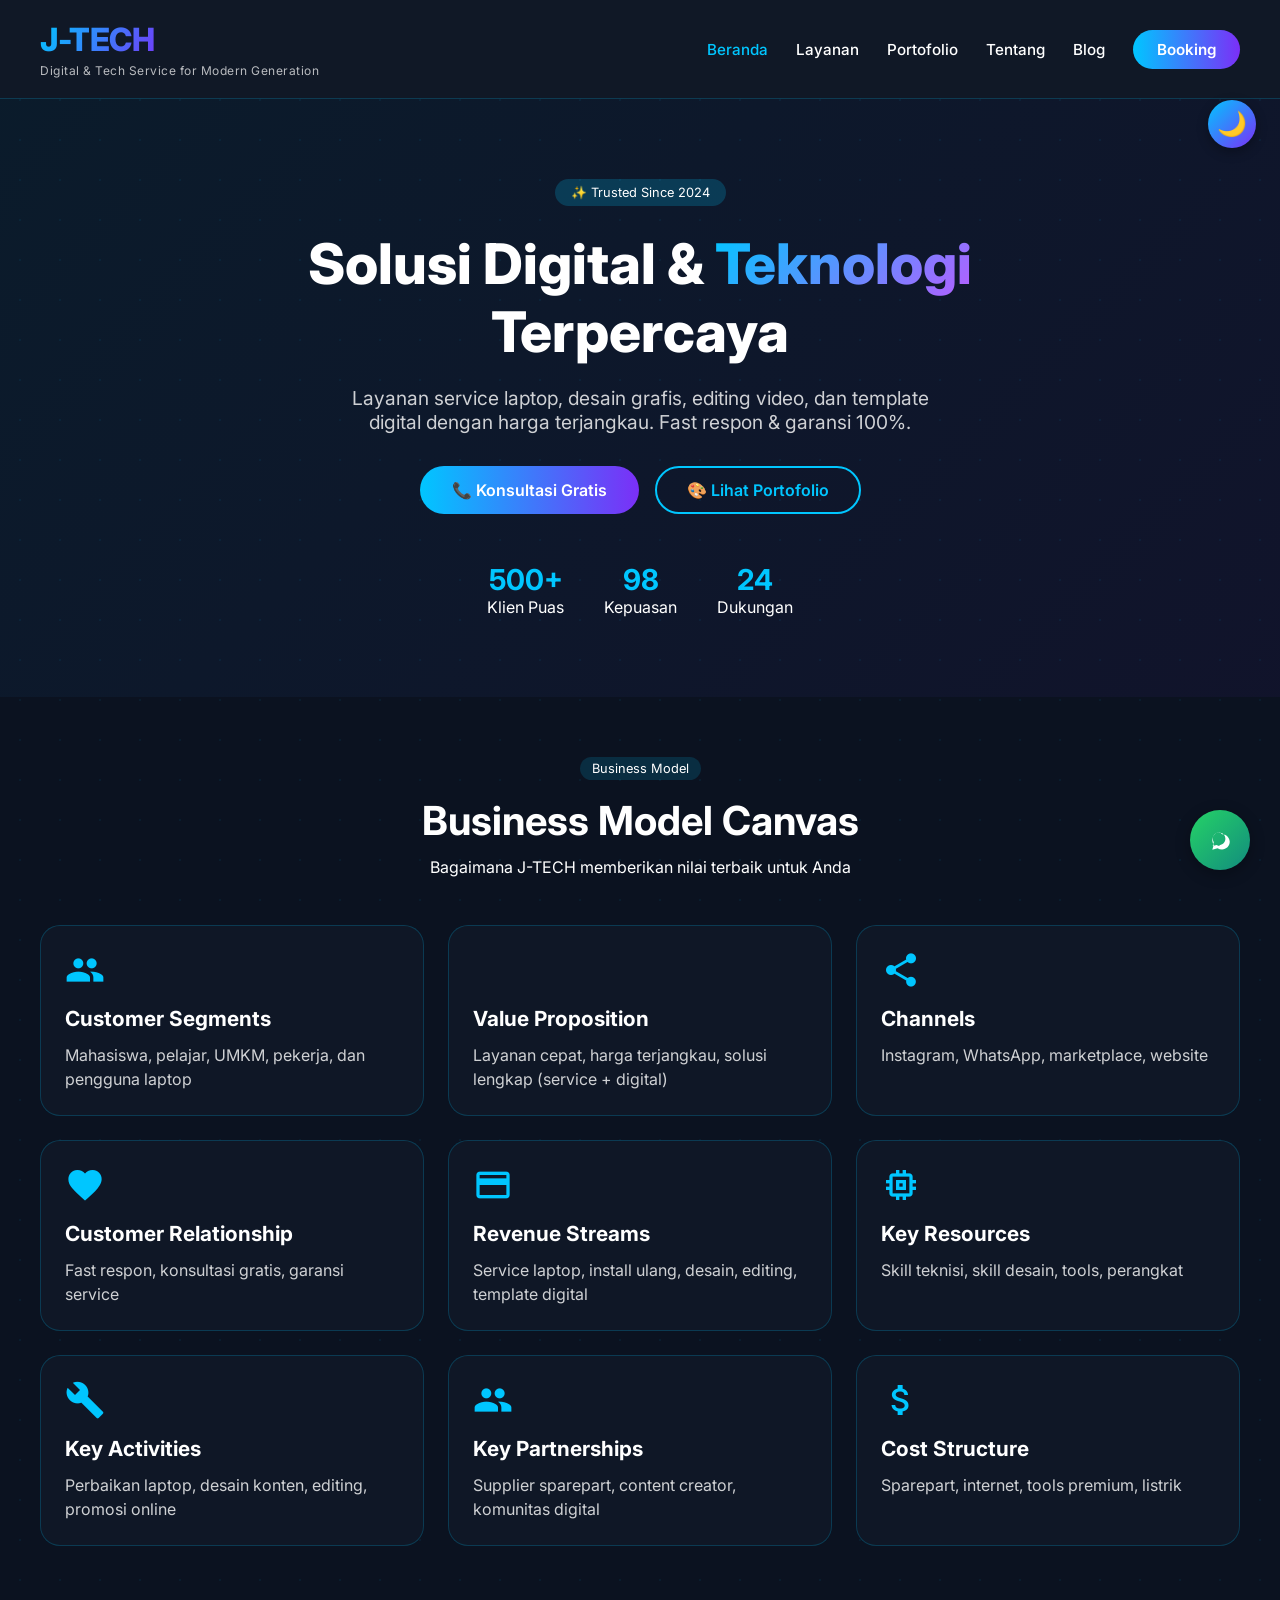
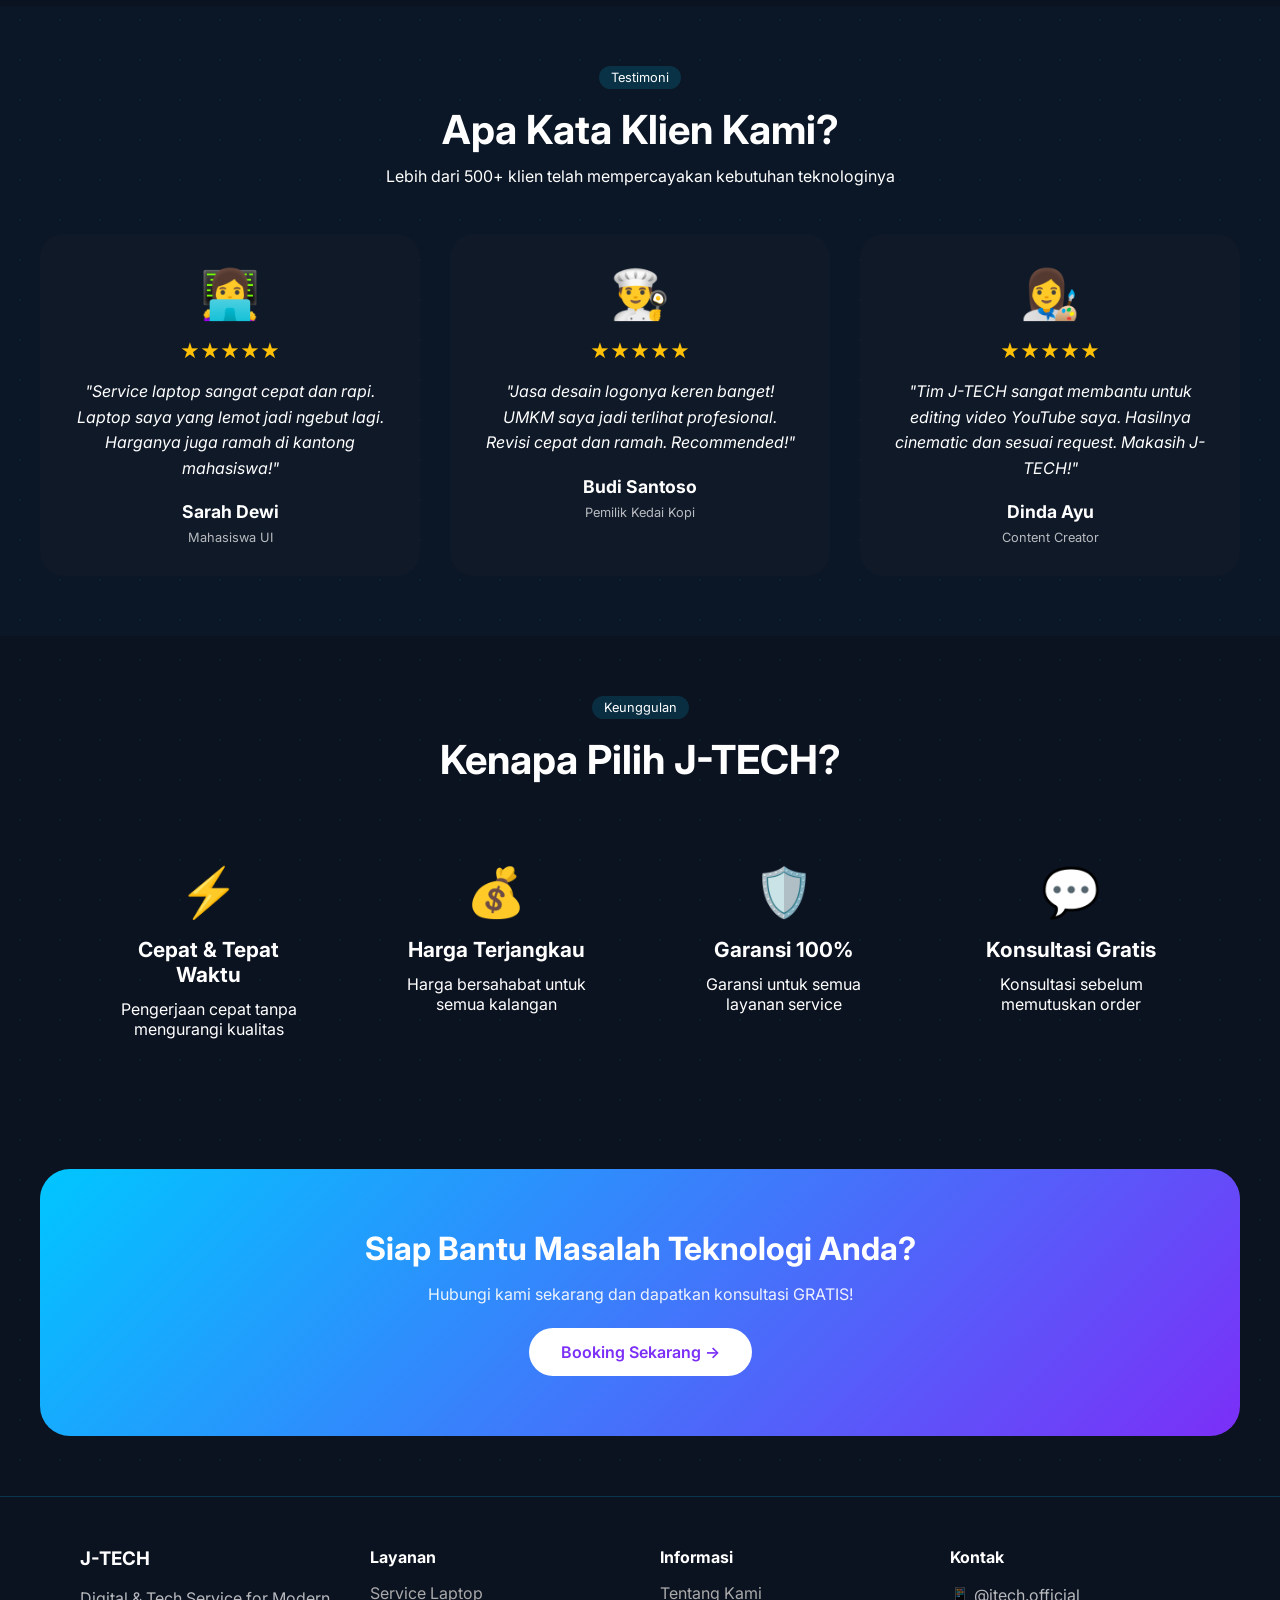
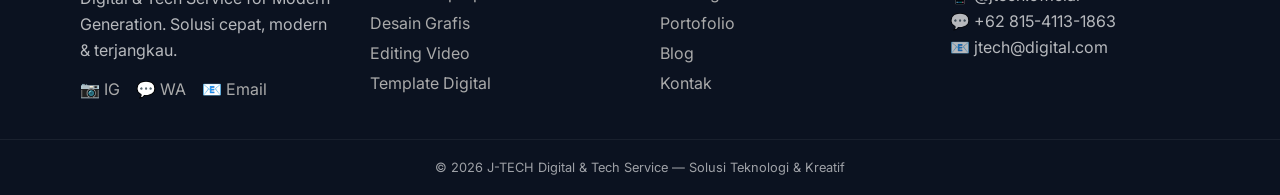
<file: index.html>
<!DOCTYPE html>
<html lang="id">
<head>
    <meta charset="UTF-8">
    <meta name="viewport" content="width=device-width, initial-scale=1.0">
    <title>J-TECH | Digital & Tech Service - Solusi IT & Kreatif</title>
    <meta name="description" content="J-TECH menyediakan service laptop, desain grafis, editing video, dan template digital. Harga terjangkau, garansi, dan fast respon.">
    <meta name="keywords" content="service laptop, desain grafis, editing video, jasa IT, teknisi laptop, template digital">
    <meta name="author" content="J-TECH">
    <meta property="og:title" content="J-TECH | Digital & Tech Service">
    <meta property="og:description" content="Solusi cepat dan modern untuk kebutuhan digital Anda. Service laptop, desain, editing, dan template digital.">
    <meta property="og:type" content="website">
    <link rel="icon" type="image/png" href="data:image/svg+xml,<svg xmlns='http://www.w3.org/2000/svg' viewBox='0 0 100 100'><text y='.9em' font-size='90'>💻</text></svg>">
    <link rel="stylesheet" href="style.css">
    <link href="https://fonts.googleapis.com/icon?family=Material+Icons" rel="stylesheet">
</head>
<body>

<button class="toggle-btn" id="darkModeToggle" aria-label="Toggle Dark/Light Mode">🌙</button>

<!-- Floating WhatsApp -->
<a href="https://wa.me/6281541131863?text=Halo%20J-TECH%2C%20saya%20ingin%20konsultasi" class="floating-wa" target="_blank" rel="noopener">
    <img src="data:image/svg+xml,%3Csvg xmlns='http://www.w3.org/2000/svg' viewBox='0 0 24 24' fill='white'%3E%3Cpath d='M12.031 6.172c-3.181 0-5.767 2.586-5.768 5.766-.001 1.298.38 2.514 1.06 3.584l-1.084 3.768 3.884-1.046c1.052.583 2.23.891 3.418.892 3.18 0 5.766-2.586 5.766-5.766 0-3.18-2.586-5.767-5.766-5.767zm0 10.332c-.921 0-1.82-.25-2.599-.714l-2.867.772.77-2.793c-.497-.794-.763-1.698-.762-2.617 0-2.611 2.124-4.735 4.735-4.735s4.735 2.124 4.735 4.735c-.001 2.61-2.125 4.735-4.736 4.735z'/%3E%3C/svg%3E" alt="WhatsApp">
    <span>Chat Now</span>
</a>

<!-- HEADER -->
<header class="main-header">
    <div class="header-container">
        <div class="logo-area">
            <a href="index.html" class="logo-link">
                <h1 class="logo">J-TECH</h1>
            </a>
            <p class="tagline">Digital & Tech Service for Modern Generation</p>
        </div>
        <nav class="nav-menu">
            <a href="index.html" class="nav-link active">Beranda</a>
            <a href="layanan.html" class="nav-link">Layanan</a>
            <a href="portofolio.html" class="nav-link">Portofolio</a>
            <a href="tentang.html" class="nav-link">Tentang</a>
            <a href="blog.html" class="nav-link">Blog</a>
            <a href="kontak.html" class="nav-link btn-contact">Booking</a>
        </nav>
    </div>
</header>

<!-- HERO SECTION -->
<section class="hero">
    <div class="hero-content">
        <div class="hero-badge">✨ Trusted Since 2024</div>
        <h1>Solusi Digital & <span class="gradient-text">Teknologi</span> Terpercaya</h1>
        <p>Layanan service laptop, desain grafis, editing video, dan template digital dengan harga terjangkau. Fast respon & garansi 100%.</p>
        <div class="hero-buttons">
            <a href="kontak.html" class="btn-primary">📞 Konsultasi Gratis</a>
            <a href="portofolio.html" class="btn-outline">🎨 Lihat Portofolio</a>
        </div>
        <div class="hero-stats">
            <div class="stat"><span class="number">500+</span> <span>Klien Puas</span></div>
            <div class="stat"><span class="number">98%</span> <span>Kepuasan</span></div>
            <div class="stat"><span class="number">24/7</span> <span>Dukungan</span></div>
        </div>
    </div>
</section>

<!-- BUSINESS MODEL CANVAS SECTION -->
<section class="bmc-section">
    <div class="section-header">
        <span class="section-badge">Business Model</span>
        <h2>Business Model Canvas</h2>
        <p>Bagaimana J-TECH memberikan nilai terbaik untuk Anda</p>
    </div>
    <div class="bmc-grid">
        <div class="bmc-card">
            <div class="bmc-icon"><span class="material-icons">groups</span></div>
            <h3>Customer Segments</h3>
            <p>Mahasiswa, pelajar, UMKM, pekerja, dan pengguna laptop</p>
        </div>
        <div class="bmc-card">
            <div class="bmc-icon"><span class="material-icons">bolt</span></div>
            <h3>Value Proposition</h3>
            <p>Layanan cepat, harga terjangkau, solusi lengkap (service + digital)</p>
        </div>
        <div class="bmc-card">
            <div class="bmc-icon"><span class="material-icons">share</span></div>
            <h3>Channels</h3>
            <p>Instagram, WhatsApp, marketplace, website</p>
        </div>
        <div class="bmc-card">
            <div class="bmc-icon"><span class="material-icons">favorite</span></div>
            <h3>Customer Relationship</h3>
            <p>Fast respon, konsultasi gratis, garansi service</p>
        </div>
        <div class="bmc-card">
            <div class="bmc-icon"><span class="material-icons">payments</span></div>
            <h3>Revenue Streams</h3>
            <p>Service laptop, install ulang, desain, editing, template digital</p>
        </div>
        <div class="bmc-card">
            <div class="bmc-icon"><span class="material-icons">memory</span></div>
            <h3>Key Resources</h3>
            <p>Skill teknisi, skill desain, tools, perangkat</p>
        </div>
        <div class="bmc-card">
            <div class="bmc-icon"><span class="material-icons">build</span></div>
            <h3>Key Activities</h3>
            <p>Perbaikan laptop, desain konten, editing, promosi online</p>
        </div>
        <div class="bmc-card">
            <div class="bmc-icon"><span class="material-icons">people</span></div>
            <h3>Key Partnerships</h3>
            <p>Supplier sparepart, content creator, komunitas digital</p>
        </div>
        <div class="bmc-card">
            <div class="bmc-icon"><span class="material-icons">attach_money</span></div>
            <h3>Cost Structure</h3>
            <p>Sparepart, internet, tools premium, listrik</p>
        </div>
    </div>
</section>

<!-- TESTIMONIALS SECTION -->
<section class="testimonials-section">
    <div class="section-header">
        <span class="section-badge">Testimoni</span>
        <h2>Apa Kata Klien Kami?</h2>
        <p>Lebih dari 500+ klien telah mempercayakan kebutuhan teknologinya</p>
    </div>
    <div class="testimonials-grid">
        <div class="testimonial-card">
            <div class="testimonial-img">👩‍💻</div>
            <div class="testimonial-stars">★★★★★</div>
            <p>"Service laptop sangat cepat dan rapi. Laptop saya yang lemot jadi ngebut lagi. Harganya juga ramah di kantong mahasiswa!"</p>
            <h4>Sarah Dewi</h4>
            <span>Mahasiswa UI</span>
        </div>
        <div class="testimonial-card">
            <div class="testimonial-img">👨‍🍳</div>
            <div class="testimonial-stars">★★★★★</div>
            <p>"Jasa desain logonya keren banget! UMKM saya jadi terlihat profesional. Revisi cepat dan ramah. Recommended!"</p>
            <h4>Budi Santoso</h4>
            <span>Pemilik Kedai Kopi</span>
        </div>
        <div class="testimonial-card">
            <div class="testimonial-img">👩‍🎨</div>
            <div class="testimonial-stars">★★★★★</div>
            <p>"Tim J-TECH sangat membantu untuk editing video YouTube saya. Hasilnya cinematic dan sesuai request. Makasih J-TECH!"</p>
            <h4>Dinda Ayu</h4>
            <span>Content Creator</span>
        </div>
    </div>
</section>

<!-- WHY US SECTION -->
<section class="whyus-section">
    <div class="section-header">
        <span class="section-badge">Keunggulan</span>
        <h2>Kenapa Pilih J-TECH?</h2>
    </div>
    <div class="whyus-grid">
        <div class="whyus-item">
            <div class="whyus-icon">⚡</div>
            <h3>Cepat & Tepat Waktu</h3>
            <p>Pengerjaan cepat tanpa mengurangi kualitas</p>
        </div>
        <div class="whyus-item">
            <div class="whyus-icon">💰</div>
            <h3>Harga Terjangkau</h3>
            <p>Harga bersahabat untuk semua kalangan</p>
        </div>
        <div class="whyus-item">
            <div class="whyus-icon">🛡️</div>
            <h3>Garansi 100%</h3>
            <p>Garansi untuk semua layanan service</p>
        </div>
        <div class="whyus-item">
            <div class="whyus-icon">💬</div>
            <h3>Konsultasi Gratis</h3>
            <p>Konsultasi sebelum memutuskan order</p>
        </div>
    </div>
</section>

<!-- CTA BANNER -->
<section class="cta-banner">
    <div class="cta-content">
        <h2>Siap Bantu Masalah Teknologi Anda?</h2>
        <p>Hubungi kami sekarang dan dapatkan konsultasi GRATIS!</p>
        <a href="kontak.html" class="btn-cta">Booking Sekarang →</a>
    </div>
</section>

<!-- FOOTER -->
<footer>
    <div class="footer-container">
        <div class="footer-col">
            <h3>J-TECH</h3>
            <p>Digital & Tech Service for Modern Generation. Solusi cepat, modern & terjangkau.</p>
            <div class="footer-socials">
                <a href="https://instagram.com/jtech.official" target="_blank">📷 IG</a>
                <a href="https://wa.me/6281541131863" target="_blank">💬 WA</a>
                <a href="mailto:jtech@digital.com">📧 Email</a>
            </div>
        </div>
        <div class="footer-col">
            <h4>Layanan</h4>
            <a href="layanan.html#laptop">Service Laptop</a>
            <a href="layanan.html#desain">Desain Grafis</a>
            <a href="layanan.html#video">Editing Video</a>
            <a href="layanan.html#template">Template Digital</a>
        </div>
        <div class="footer-col">
            <h4>Informasi</h4>
            <a href="tentang.html">Tentang Kami</a>
            <a href="portofolio.html">Portofolio</a>
            <a href="blog.html">Blog</a>
            <a href="kontak.html">Kontak</a>
        </div>
        <div class="footer-col">
            <h4>Kontak</h4>
            <p>📱 @jtech.official</p>
            <p>💬 +62 815-4113-1863</p>
            <p>📧 jtech@digital.com</p>
        </div>
    </div>
    <div class="footer-bottom">
        <p>© 2026 J-TECH Digital & Tech Service — Solusi Teknologi & Kreatif</p>
    </div>
</footer>

<script src="script.js"></script>
</body>
</html>
</file>
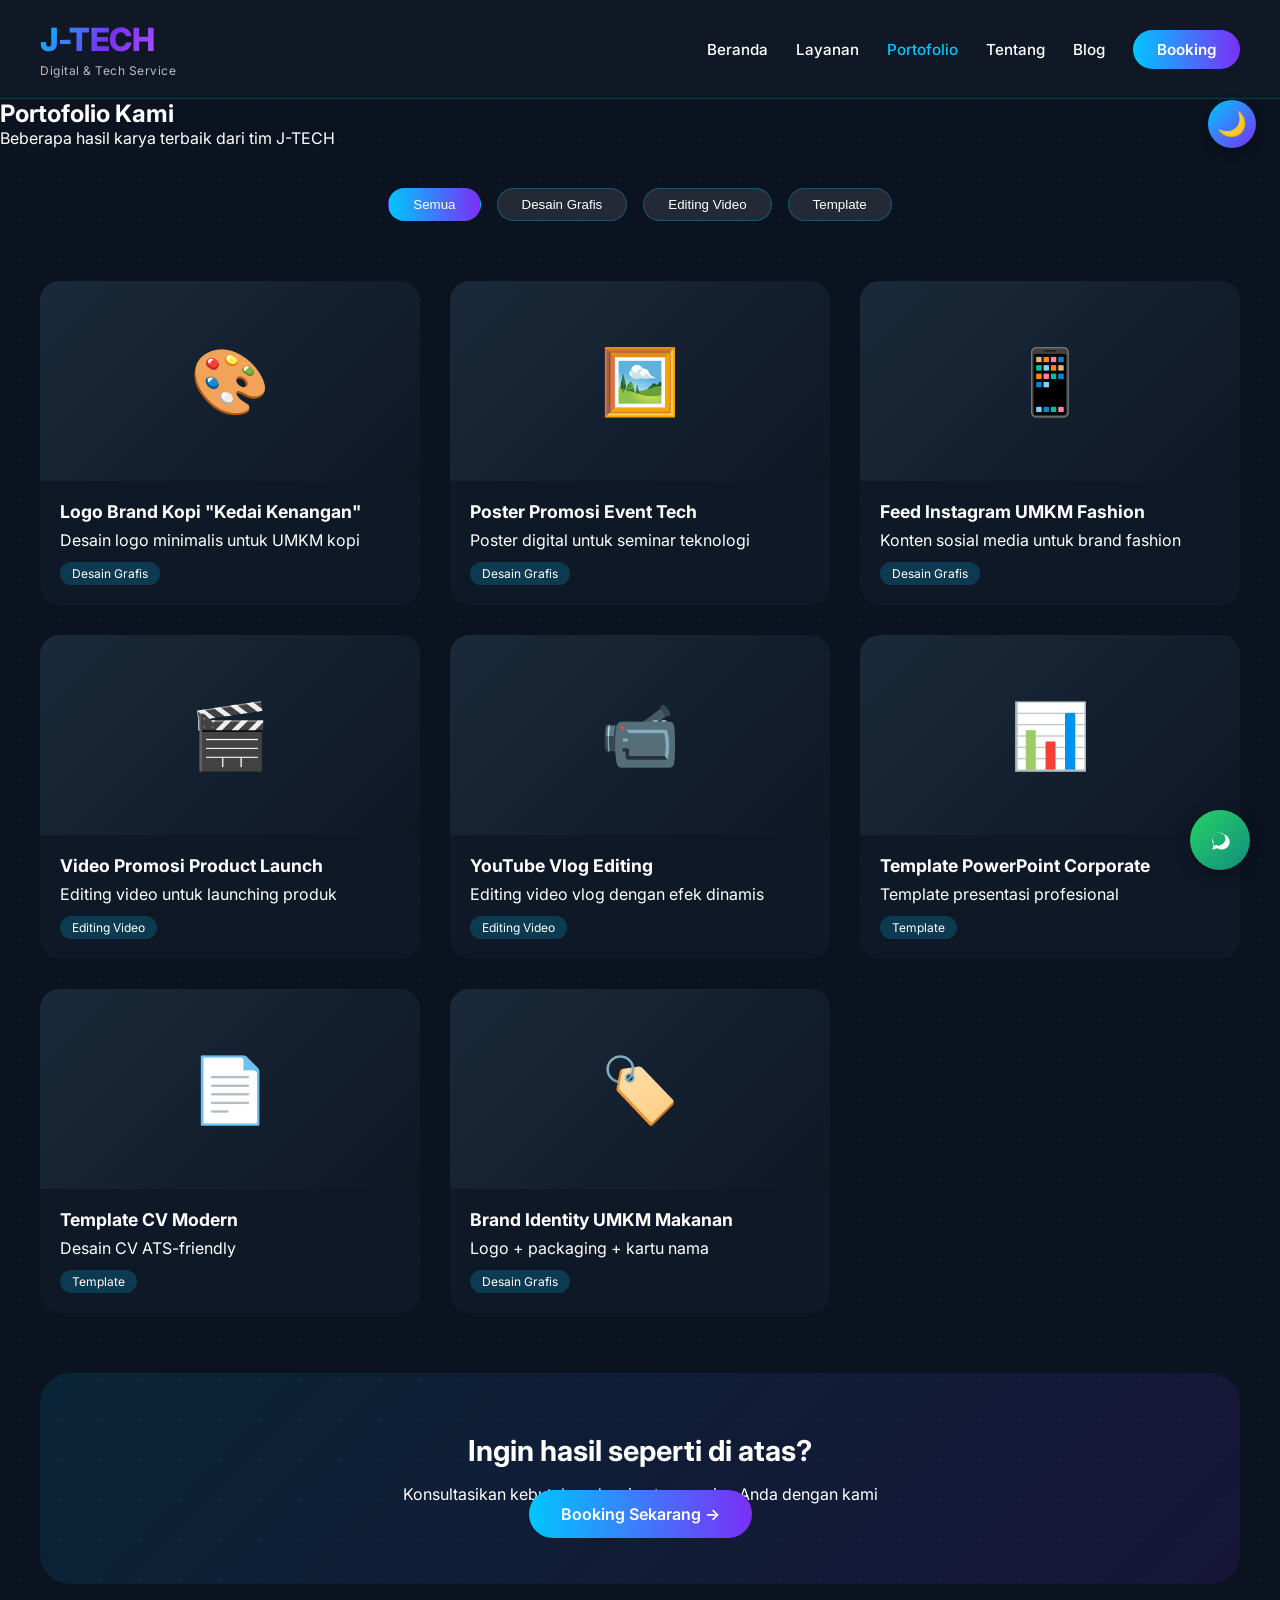
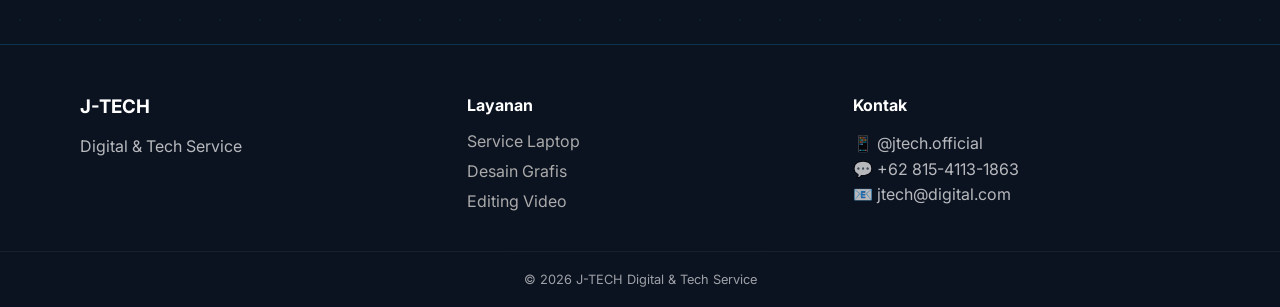
<file: blog.html>
<!DOCTYPE html>
<html lang="id">
<head>
    <meta charset="UTF-8">
    <meta name="viewport" content="width=device-width, initial-scale=1.0">
    <title>Portofolio J-TECH | Hasil Karya Desain & Service</title>
    <meta name="description" content="Lihat portofolio J-TECH: hasil desain logo, poster, editing video, dan testimoni service laptop.">
    <link rel="icon" type="image/png" href="data:image/svg+xml,%3Csvg xmlns='http://www.w3.org/2000/svg' viewBox='0 0 100 100'%3E%3Ctext y='.9em' font-size='90'%3E🎨%3C/text%3E%3C/svg%3E">
    <link rel="stylesheet" href="style.css">
    <link href="https://fonts.googleapis.com/icon?family=Material+Icons" rel="stylesheet">
</head>
<body>

<button class="toggle-btn" id="darkModeToggle">🌙</button>

<a href="https://wa.me/6281541131863?text=Halo%20J-TECH%2C%20saya%20ingin%20konsultasi" class="floating-wa" target="_blank">
    <img src="data:image/svg+xml,%3Csvg xmlns='http://www.w3.org/2000/svg' viewBox='0 0 24 24' fill='white'%3E%3Cpath d='M12.031 6.172c-3.181 0-5.767 2.586-5.768 5.766-.001 1.298.38 2.514 1.06 3.584l-1.084 3.768 3.884-1.046c1.052.583 2.23.891 3.418.892 3.18 0 5.766-2.586 5.766-5.766 0-3.18-2.586-5.767-5.766-5.767zm0 10.332c-.921 0-1.82-.25-2.599-.714l-2.867.772.77-2.793c-.497-.794-.763-1.698-.762-2.617 0-2.611 2.124-4.735 4.735-4.735s4.735 2.124 4.735 4.735c-.001 2.61-2.125 4.735-4.736 4.735z'/%3E%3C/svg%3E" alt="WA">
    <span>Chat</span>
</a>

<header class="main-header">
    <div class="header-container">
        <div class="logo-area">
            <a href="index.html" class="logo-link"><h1 class="logo">J-TECH</h1></a>
            <p class="tagline">Digital & Tech Service</p>
        </div>
        <nav class="nav-menu">
            <a href="index.html" class="nav-link">Beranda</a>
            <a href="layanan.html" class="nav-link">Layanan</a>
            <a href="portofolio.html" class="nav-link active">Portofolio</a>
            <a href="tentang.html" class="nav-link">Tentang</a>
            <a href="blog.html" class="nav-link">Blog</a>
            <a href="kontak.html" class="nav-link btn-contact">Booking</a>
        </nav>
    </div>
</header>

<section class="page-title">
    <h1>Portofolio Kami</h1>
    <p>Beberapa hasil karya terbaik dari tim J-TECH</p>
</section>

<!-- Filter Portofolio -->
<div class="portfolio-filter">
    <button class="filter-btn active" data-filter="all">Semua</button>
    <button class="filter-btn" data-filter="design">Desain Grafis</button>
    <button class="filter-btn" data-filter="video">Editing Video</button>
    <button class="filter-btn" data-filter="template">Template</button>
</div>

<!-- Portfolio Gallery -->
<section class="portfolio-gallery">
    <div class="portfolio-item design">
        <div class="portfolio-card">
            <div class="portfolio-preview">🎨</div>
            <div class="portfolio-info">
                <h3>Logo Brand Kopi "Kedai Kenangan"</h3>
                <p>Desain logo minimalis untuk UMKM kopi</p>
                <span class="portfolio-category">Desain Grafis</span>
            </div>
        </div>
    </div>
    <div class="portfolio-item design">
        <div class="portfolio-card">
            <div class="portfolio-preview">🖼️</div>
            <div class="portfolio-info">
                <h3>Poster Promosi Event Tech</h3>
                <p>Poster digital untuk seminar teknologi</p>
                <span class="portfolio-category">Desain Grafis</span>
            </div>
        </div>
    </div>
    <div class="portfolio-item design">
        <div class="portfolio-card">
            <div class="portfolio-preview">📱</div>
            <div class="portfolio-info">
                <h3>Feed Instagram UMKM Fashion</h3>
                <p>Konten sosial media untuk brand fashion</p>
                <span class="portfolio-category">Desain Grafis</span>
            </div>
        </div>
    </div>
    <div class="portfolio-item video">
        <div class="portfolio-card">
            <div class="portfolio-preview">🎬</div>
            <div class="portfolio-info">
                <h3>Video Promosi Product Launch</h3>
                <p>Editing video untuk launching produk</p>
                <span class="portfolio-category">Editing Video</span>
            </div>
        </div>
    </div>
    <div class="portfolio-item video">
        <div class="portfolio-card">
            <div class="portfolio-preview">📹</div>
            <div class="portfolio-info">
                <h3>YouTube Vlog Editing</h3>
                <p>Editing video vlog dengan efek dinamis</p>
                <span class="portfolio-category">Editing Video</span>
            </div>
        </div>
    </div>
    <div class="portfolio-item template">
        <div class="portfolio-card">
            <div class="portfolio-preview">📊</div>
            <div class="portfolio-info">
                <h3>Template PowerPoint Corporate</h3>
                <p>Template presentasi profesional</p>
                <span class="portfolio-category">Template</span>
            </div>
        </div>
    </div>
    <div class="portfolio-item template">
        <div class="portfolio-card">
            <div class="portfolio-preview">📄</div>
            <div class="portfolio-info">
                <h3>Template CV Modern</h3>
                <p>Desain CV ATS-friendly</p>
                <span class="portfolio-category">Template</span>
            </div>
        </div>
    </div>
    <div class="portfolio-item design">
        <div class="portfolio-card">
            <div class="portfolio-preview">🏷️</div>
            <div class="portfolio-info">
                <h3>Brand Identity UMKM Makanan</h3>
                <p>Logo + packaging + kartu nama</p>
                <span class="portfolio-category">Desain Grafis</span>
            </div>
        </div>
    </div>
</section>

<!-- Call to Action -->
<section class="cta-portfolio">
    <h3>Ingin hasil seperti di atas?</h3>
    <p>Konsultasikan kebutuhan desain atau service Anda dengan kami</p>
    <a href="kontak.html" class="btn-primary">Booking Sekarang →</a>
</section>

<footer>
    <div class="footer-container">
        <div class="footer-col"><h3>J-TECH</h3><p>Digital & Tech Service</p></div>
        <div class="footer-col"><h4>Layanan</h4><a href="layanan.html">Service Laptop</a><a href="layanan.html">Desain Grafis</a><a href="layanan.html">Editing Video</a></div>
        <div class="footer-col"><h4>Kontak</h4><p>📱 @jtech.official</p><p>💬 +62 815-4113-1863</p><p>📧 jtech@digital.com</p></div>
    </div>
    <div class="footer-bottom"><p>© 2026 J-TECH Digital & Tech Service</p></div>
</footer>

<script src="script.js"></script>
<script>
// Portfolio filter functionality
document.querySelectorAll('.filter-btn').forEach(btn => {
    btn.addEventListener('click', () => {
        document.querySelectorAll('.filter-btn').forEach(b => b.classList.remove('active'));
        btn.classList.add('active');
        const filter = btn.dataset.filter;
        document.querySelectorAll('.portfolio-item').forEach(item => {
            if (filter === 'all' || item.classList.contains(filter)) {
                item.style.display = 'block';
            } else {
                item.style.display = 'none';
            }
        });
    });
});
</script>
</body>
</html>
</file>
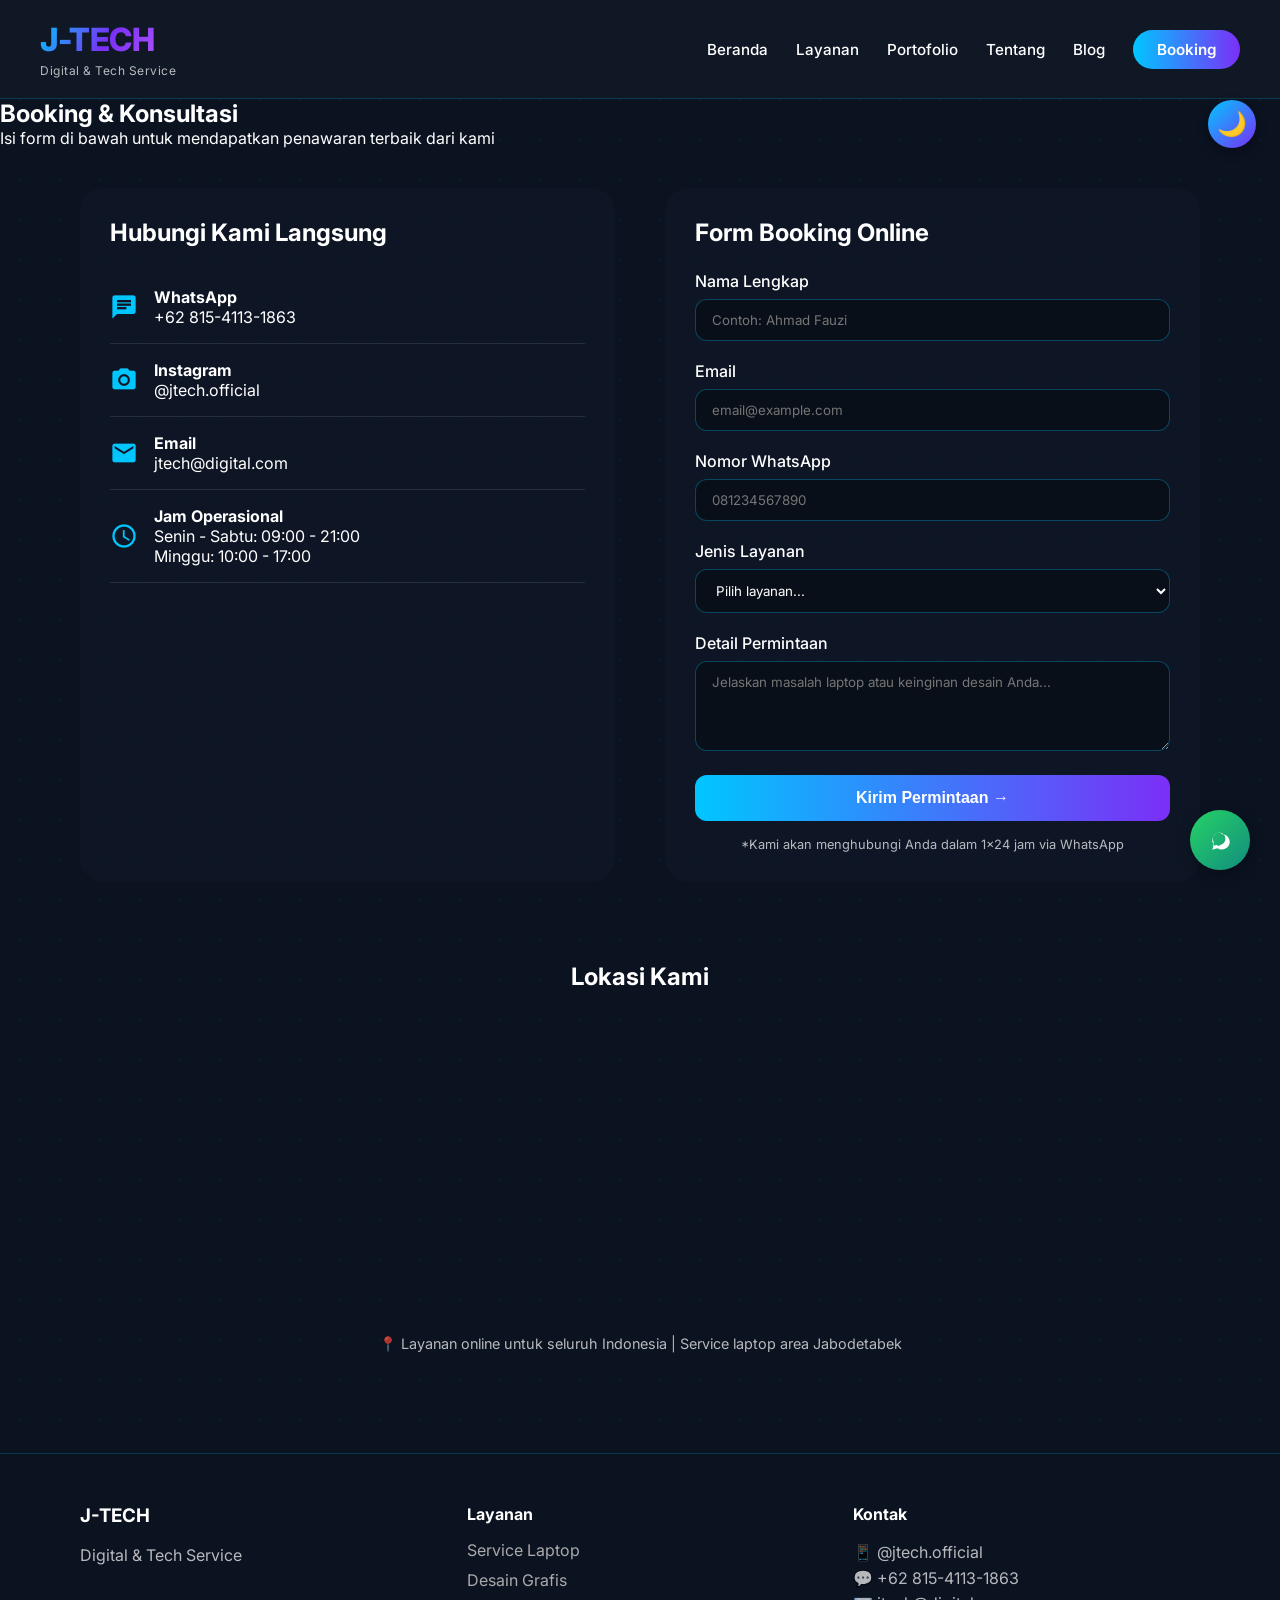
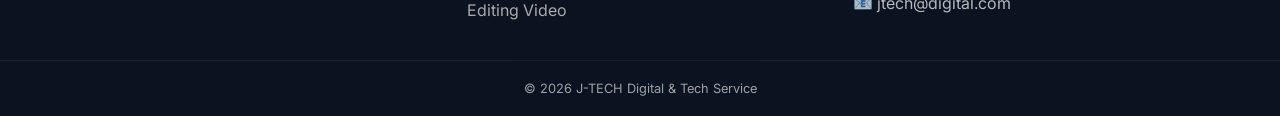
<file: kontak.html>
<!DOCTYPE html>
<html lang="id">
<head>
    <meta charset="UTF-8">
    <meta name="viewport" content="width=device-width, initial-scale=1.0">
    <title>Booking & Konsultasi J-TECH</title>
    <meta name="description" content="Form booking online untuk service laptop, desain grafis, editing video, dan template digital J-TECH.">
    <link rel="icon" type="image/png" href="data:image/svg+xml,%3Csvg xmlns='http://www.w3.org/2000/svg' viewBox='0 0 100 100'%3E%3Ctext y='.9em' font-size='90'%3E📞%3C/text%3E%3C/svg%3E">
    <link rel="stylesheet" href="style.css">
    <link href="https://fonts.googleapis.com/icon?family=Material+Icons" rel="stylesheet">
</head>
<body>

<button class="toggle-btn" id="darkModeToggle">🌙</button>

<a href="https://wa.me/6281541131863?text=Halo%20J-TECH%2C%20saya%20ingin%20konsultasi" class="floating-wa" target="_blank">
    <img src="data:image/svg+xml,%3Csvg xmlns='http://www.w3.org/2000/svg' viewBox='0 0 24 24' fill='white'%3E%3Cpath d='M12.031 6.172c-3.181 0-5.767 2.586-5.768 5.766-.001 1.298.38 2.514 1.06 3.584l-1.084 3.768 3.884-1.046c1.052.583 2.23.891 3.418.892 3.18 0 5.766-2.586 5.766-5.766 0-3.18-2.586-5.767-5.766-5.767zm0 10.332c-.921 0-1.82-.25-2.599-.714l-2.867.772.77-2.793c-.497-.794-.763-1.698-.762-2.617 0-2.611 2.124-4.735 4.735-4.735s4.735 2.124 4.735 4.735c-.001 2.61-2.125 4.735-4.736 4.735z'/%3E%3C/svg%3E" alt="WA">
    <span>Chat</span>
</a>

<header class="main-header">
    <div class="header-container">
        <div class="logo-area">
            <a href="index.html" class="logo-link"><h1 class="logo">J-TECH</h1></a>
            <p class="tagline">Digital & Tech Service</p>
        </div>
        <nav class="nav-menu">
            <a href="index.html" class="nav-link">Beranda</a>
            <a href="layanan.html" class="nav-link">Layanan</a>
            <a href="portofolio.html" class="nav-link">Portofolio</a>
            <a href="tentang.html" class="nav-link">Tentang</a>
            <a href="blog.html" class="nav-link">Blog</a>
            <a href="kontak.html" class="nav-link btn-contact active">Booking</a>
        </nav>
    </div>
</header>

<section class="page-title">
    <h1>Booking & Konsultasi</h1>
    <p>Isi form di bawah untuk mendapatkan penawaran terbaik dari kami</p>
</section>

<section class="contact-section">
    <div class="contact-grid">
        <div class="contact-info">
            <h2>Hubungi Kami Langsung</h2>
            <div class="info-item">
                <span class="material-icons">chat</span>
                <div><strong>WhatsApp</strong><br>+62 815-4113-1863</div>
            </div>
            <div class="info-item">
                <span class="material-icons">photo_camera</span>
                <div><strong>Instagram</strong><br>@jtech.official</div>
            </div>
            <div class="info-item">
                <span class="material-icons">email</span>
                <div><strong>Email</strong><br>jtech@digital.com</div>
            </div>
            <div class="info-item">
                <span class="material-icons">schedule</span>
                <div><strong>Jam Operasional</strong><br>Senin - Sabtu: 09:00 - 21:00<br>Minggu: 10:00 - 17:00</div>
            </div>
        </div>

        <div class="contact-form">
            <h2>Form Booking Online</h2>
            <form id="bookingForm" action="https://formspree.io/f/xzdyaabk" method="POST">
                <div class="form-group">
                    <label>Nama Lengkap</label>
                    <input type="text" name="name" required placeholder="Contoh: Ahmad Fauzi">
                </div>
                <div class="form-group">
                    <label>Email</label>
                    <input type="email" name="email" required placeholder="email@example.com">
                </div>
                <div class="form-group">
                    <label>Nomor WhatsApp</label>
                    <input type="tel" name="phone" required placeholder="081234567890">
                </div>
                <div class="form-group">
                    <label>Jenis Layanan</label>
                    <select name="service" required>
                        <option value="">Pilih layanan...</option>
                        <option value="Service Laptop">Service Laptop</option>
                        <option value="Install Ulang OS">Install Ulang OS</option>
                        <option value="Desain Grafis">Desain Grafis</option>
                        <option value="Editing Video">Editing Video</option>
                        <option value="Template Digital">Template Digital</option>
                        <option value="Anti Virus">Anti Virus & Security</option>
                    </select>
                </div>
                <div class="form-group">
                    <label>Detail Permintaan</label>
                    <textarea name="message" rows="4" placeholder="Jelaskan masalah laptop atau keinginan desain Anda..."></textarea>
                </div>
                <button type="submit" class="submit-btn">Kirim Permintaan →</button>
                <p class="form-note">*Kami akan menghubungi Anda dalam 1x24 jam via WhatsApp</p>
            </form>
        </div>
    </div>
</section>

<!-- Google Maps Location -->
<section class="map-section">
    <h2>Lokasi Kami</h2>
    <div class="map-container">
        <iframe src="https://www.google.com/maps/embed?pb=!1m18!1m12!1m3!1d3966.521184722815!2d106.822705!3d-6.194456!2m3!1f0!2f0!3f0!3m2!1i1024!2i768!4f13.1!3m3!1m2!1s0x2e69f539d72f3c81%3A0x27f6b3d8a0e2e8c!2sJakarta!5e0!3m2!1sen!2sid!4v1700000000000!5m2!1sen!2sid" width="100%" height="300" style="border:0;" allowfullscreen="" loading="lazy"></iframe>
    </div>
    <p class="map-note">📍 Layanan online untuk seluruh Indonesia | Service laptop area Jabodetabek</p>
</section>

<footer>
    <div class="footer-container">
        <div class="footer-col"><h3>J-TECH</h3><p>Digital & Tech Service</p></div>
        <div class="footer-col"><h4>Layanan</h4><a href="layanan.html">Service Laptop</a><a href="layanan.html">Desain Grafis</a><a href="layanan.html">Editing Video</a></div>
        <div class="footer-col"><h4>Kontak</h4><p>📱 @jtech.official</p><p>💬 +62 815-4113-1863</p><p>📧 jtech@digital.com</p></div>
    </div>
    <div class="footer-bottom"><p>© 2026 J-TECH Digital & Tech Service</p></div>
</footer>

<script src="script.js"></script>
<script>
// Form submission alert
document.getElementById('bookingForm')?.addEventListener('submit', function(e) {
    // Formspree akan menangani pengiriman, tapi kita kasih notifikasi
    setTimeout(() => {
        alert('✓ Permintaan Anda telah dikirim! Kami akan menghubungi Anda dalam 1x24 jam.');
    }, 100);
});
</script>
</body>
</html>
</file>
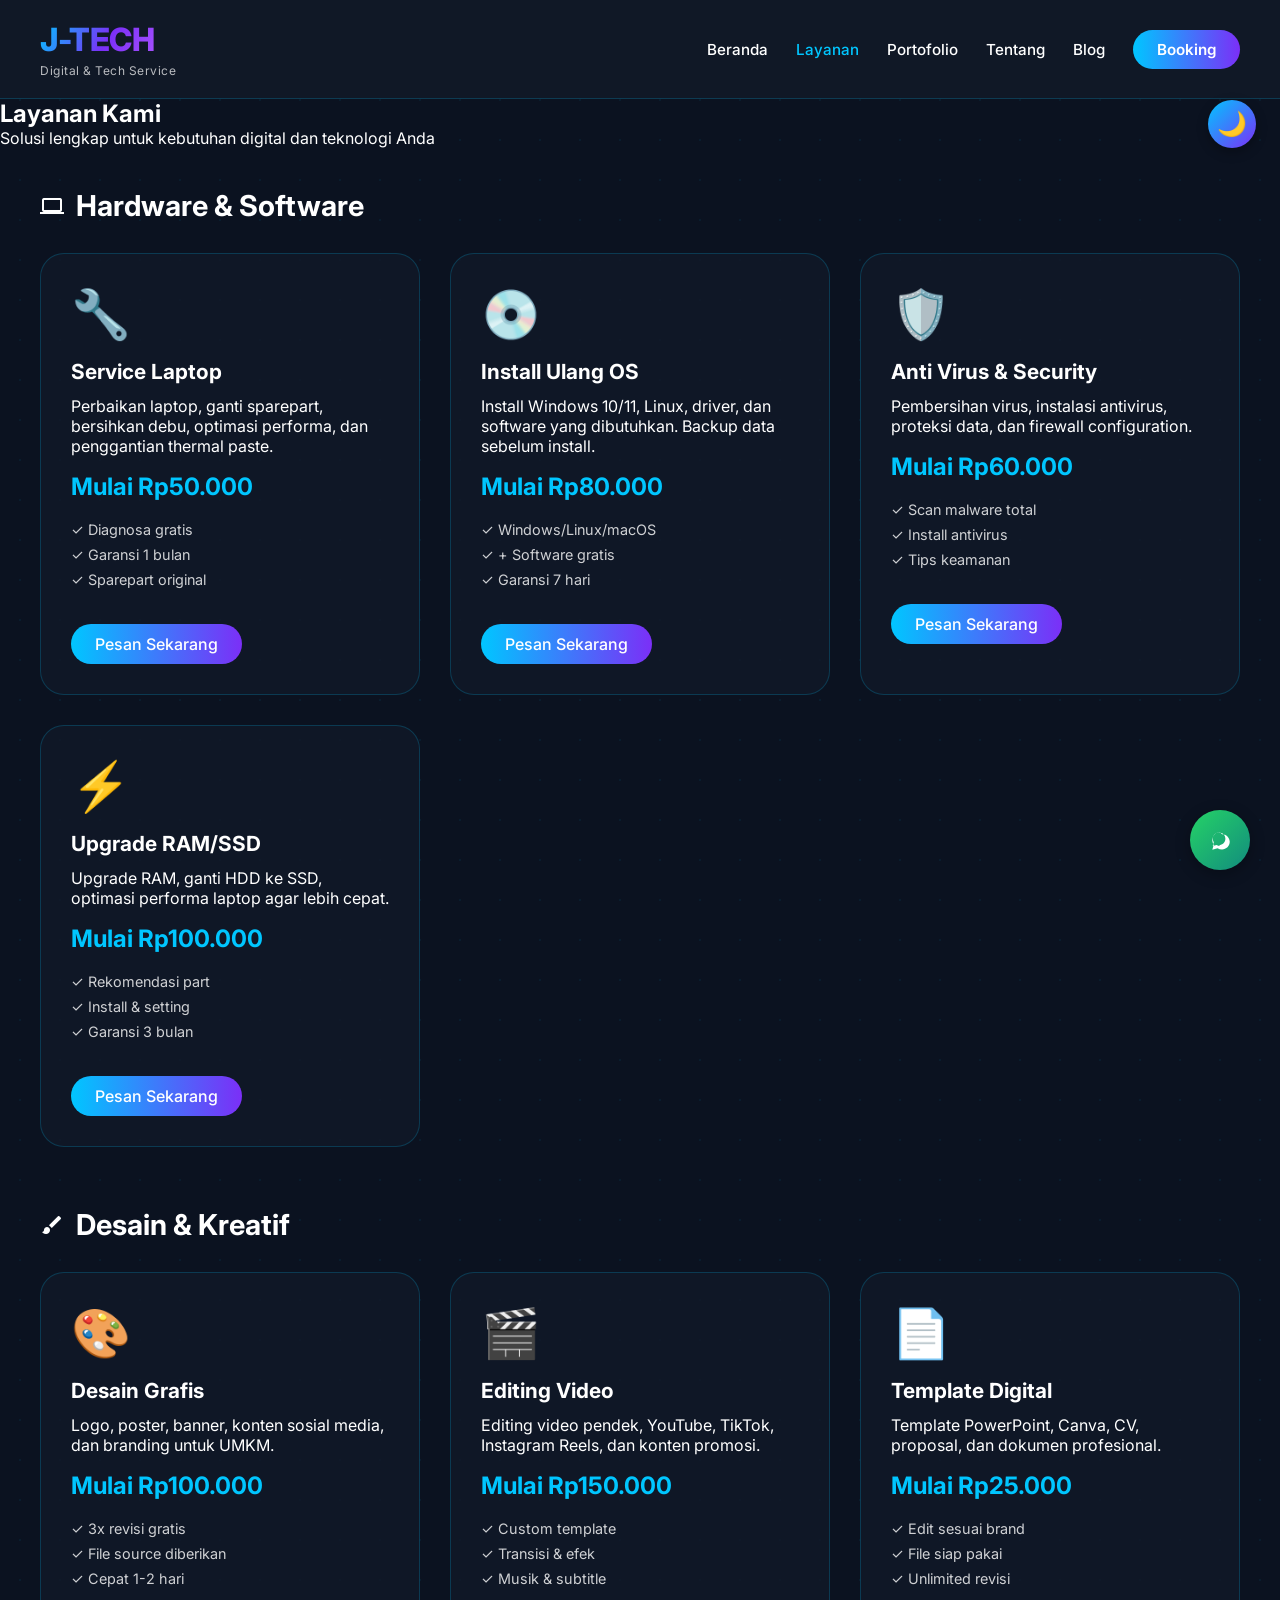
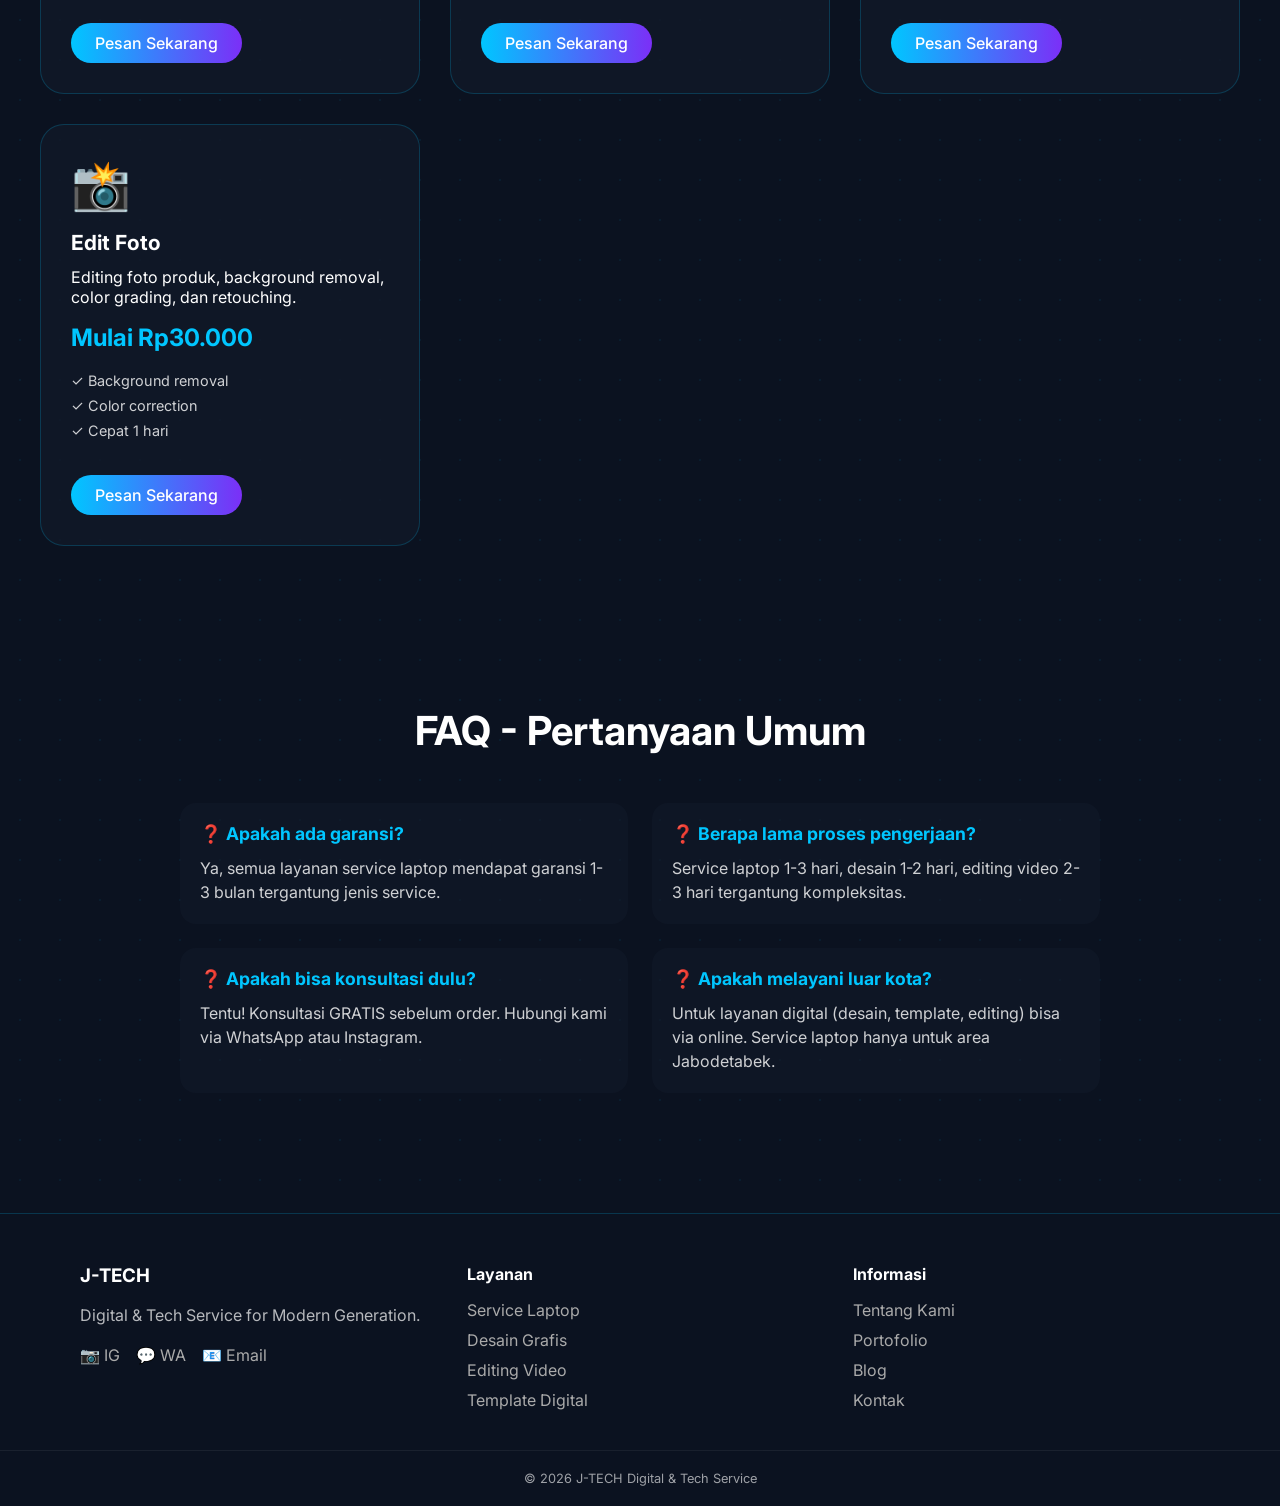
<file: layanan.html>
<!DOCTYPE html>
<html lang="id">
<head>
    <meta charset="UTF-8">
    <meta name="viewport" content="width=device-width, initial-scale=1.0">
    <title>Layanan J-TECH | Service Laptop & Digital Kreatif</title>
    <meta name="description" content="Layanan lengkap J-TECH: service laptop, install ulang, desain grafis, editing video, template digital. Harga mulai Rp25.000.">
    <link rel="icon" type="image/png" href="data:image/svg+xml,%3Csvg xmlns='http://www.w3.org/2000/svg' viewBox='0 0 100 100'%3E%3Ctext y='.9em' font-size='90'%3E💻%3C/text%3E%3C/svg%3E">
    <link rel="stylesheet" href="style.css">
    <link href="https://fonts.googleapis.com/icon?family=Material+Icons" rel="stylesheet">
</head>
<body>

<button class="toggle-btn" id="darkModeToggle">🌙</button>

<a href="https://wa.me/6281541131863?text=Halo%20J-TECH%2C%20saya%20ingin%20konsultasi" class="floating-wa" target="_blank">
    <img src="data:image/svg+xml,%3Csvg xmlns='http://www.w3.org/2000/svg' viewBox='0 0 24 24' fill='white'%3E%3Cpath d='M12.031 6.172c-3.181 0-5.767 2.586-5.768 5.766-.001 1.298.38 2.514 1.06 3.584l-1.084 3.768 3.884-1.046c1.052.583 2.23.891 3.418.892 3.18 0 5.766-2.586 5.766-5.766 0-3.18-2.586-5.767-5.766-5.767zm0 10.332c-.921 0-1.82-.25-2.599-.714l-2.867.772.77-2.793c-.497-.794-.763-1.698-.762-2.617 0-2.611 2.124-4.735 4.735-4.735s4.735 2.124 4.735 4.735c-.001 2.61-2.125 4.735-4.736 4.735z'/%3E%3C/svg%3E" alt="WA">
    <span>Chat</span>
</a>

<header class="main-header">
    <div class="header-container">
        <div class="logo-area">
            <a href="index.html" class="logo-link"><h1 class="logo">J-TECH</h1></a>
            <p class="tagline">Digital & Tech Service</p>
        </div>
        <nav class="nav-menu">
            <a href="index.html" class="nav-link">Beranda</a>
            <a href="layanan.html" class="nav-link active">Layanan</a>
            <a href="portofolio.html" class="nav-link">Portofolio</a>
            <a href="tentang.html" class="nav-link">Tentang</a>
            <a href="blog.html" class="nav-link">Blog</a>
            <a href="kontak.html" class="nav-link btn-contact">Booking</a>
        </nav>
    </div>
</header>

<section class="page-title">
    <h1>Layanan Kami</h1>
    <p>Solusi lengkap untuk kebutuhan digital dan teknologi Anda</p>
</section>

<section class="services-detailed">
    <div class="service-category">
        <h2><span class="material-icons">computer</span> Hardware & Software</h2>
        <div class="services-grid">
            <div class="service-item" id="laptop">
                <div class="service-icon">🔧</div>
                <h3>Service Laptop</h3>
                <p>Perbaikan laptop, ganti sparepart, bersihkan debu, optimasi performa, dan penggantian thermal paste.</p>
                <div class="service-price">Mulai Rp50.000</div>
                <ul class="service-features">
                    <li>✓ Diagnosa gratis</li>
                    <li>✓ Garansi 1 bulan</li>
                    <li>✓ Sparepart original</li>
                </ul>
                <a href="kontak.html" class="service-btn">Pesan Sekarang</a>
            </div>
            <div class="service-item">
                <div class="service-icon">💿</div>
                <h3>Install Ulang OS</h3>
                <p>Install Windows 10/11, Linux, driver, dan software yang dibutuhkan. Backup data sebelum install.</p>
                <div class="service-price">Mulai Rp80.000</div>
                <ul class="service-features">
                    <li>✓ Windows/Linux/macOS</li>
                    <li>✓ + Software gratis</li>
                    <li>✓ Garansi 7 hari</li>
                </ul>
                <a href="kontak.html" class="service-btn">Pesan Sekarang</a>
            </div>
            <div class="service-item">
                <div class="service-icon">🛡️</div>
                <h3>Anti Virus & Security</h3>
                <p>Pembersihan virus, instalasi antivirus, proteksi data, dan firewall configuration.</p>
                <div class="service-price">Mulai Rp60.000</div>
                <ul class="service-features">
                    <li>✓ Scan malware total</li>
                    <li>✓ Install antivirus</li>
                    <li>✓ Tips keamanan</li>
                </ul>
                <a href="kontak.html" class="service-btn">Pesan Sekarang</a>
            </div>
            <div class="service-item">
                <div class="service-icon">⚡</div>
                <h3>Upgrade RAM/SSD</h3>
                <p>Upgrade RAM, ganti HDD ke SSD, optimasi performa laptop agar lebih cepat.</p>
                <div class="service-price">Mulai Rp100.000</div>
                <ul class="service-features">
                    <li>✓ Rekomendasi part</li>
                    <li>✓ Install & setting</li>
                    <li>✓ Garansi 3 bulan</li>
                </ul>
                <a href="kontak.html" class="service-btn">Pesan Sekarang</a>
            </div>
        </div>
    </div>

    <div class="service-category" id="desain">
        <h2><span class="material-icons">brush</span> Desain & Kreatif</h2>
        <div class="services-grid">
            <div class="service-item">
                <div class="service-icon">🎨</div>
                <h3>Desain Grafis</h3>
                <p>Logo, poster, banner, konten sosial media, dan branding untuk UMKM.</p>
                <div class="service-price">Mulai Rp100.000</div>
                <ul class="service-features">
                    <li>✓ 3x revisi gratis</li>
                    <li>✓ File source diberikan</li>
                    <li>✓ Cepat 1-2 hari</li>
                </ul>
                <a href="kontak.html" class="service-btn">Pesan Sekarang</a>
            </div>
            <div class="service-item" id="video">
                <div class="service-icon">🎬</div>
                <h3>Editing Video</h3>
                <p>Editing video pendek, YouTube, TikTok, Instagram Reels, dan konten promosi.</p>
                <div class="service-price">Mulai Rp150.000</div>
                <ul class="service-features">
                    <li>✓ Custom template</li>
                    <li>✓ Transisi & efek</li>
                    <li>✓ Musik & subtitle</li>
                </ul>
                <a href="kontak.html" class="service-btn">Pesan Sekarang</a>
            </div>
            <div class="service-item" id="template">
                <div class="service-icon">📄</div>
                <h3>Template Digital</h3>
                <p>Template PowerPoint, Canva, CV, proposal, dan dokumen profesional.</p>
                <div class="service-price">Mulai Rp25.000</div>
                <ul class="service-features">
                    <li>✓ Edit sesuai brand</li>
                    <li>✓ File siap pakai</li>
                    <li>✓ Unlimited revisi</li>
                </ul>
                <a href="kontak.html" class="service-btn">Pesan Sekarang</a>
            </div>
            <div class="service-item">
                <div class="service-icon">📸</div>
                <h3>Edit Foto</h3>
                <p>Editing foto produk, background removal, color grading, dan retouching.</p>
                <div class="service-price">Mulai Rp30.000</div>
                <ul class="service-features">
                    <li>✓ Background removal</li>
                    <li>✓ Color correction</li>
                    <li>✓ Cepat 1 hari</li>
                </ul>
                <a href="kontak.html" class="service-btn">Pesan Sekarang</a>
            </div>
        </div>
    </div>
</section>

<section class="faq-section">
    <div class="section-header">
        <h2>FAQ - Pertanyaan Umum</h2>
    </div>
    <div class="faq-grid">
        <div class="faq-item">
            <h3>❓ Apakah ada garansi?</h3>
            <p>Ya, semua layanan service laptop mendapat garansi 1-3 bulan tergantung jenis service.</p>
        </div>
        <div class="faq-item">
            <h3>❓ Berapa lama proses pengerjaan?</h3>
            <p>Service laptop 1-3 hari, desain 1-2 hari, editing video 2-3 hari tergantung kompleksitas.</p>
        </div>
        <div class="faq-item">
            <h3>❓ Apakah bisa konsultasi dulu?</h3>
            <p>Tentu! Konsultasi GRATIS sebelum order. Hubungi kami via WhatsApp atau Instagram.</p>
        </div>
        <div class="faq-item">
            <h3>❓ Apakah melayani luar kota?</h3>
            <p>Untuk layanan digital (desain, template, editing) bisa via online. Service laptop hanya untuk area Jabodetabek.</p>
        </div>
    </div>
</section>

<footer>
    <div class="footer-container">
        <div class="footer-col">
            <h3>J-TECH</h3>
            <p>Digital & Tech Service for Modern Generation.</p>
            <div class="footer-socials">
                <a href="https://instagram.com/jtech.official" target="_blank">📷 IG</a>
                <a href="https://wa.me/6281541131863" target="_blank">💬 WA</a>
                <a href="mailto:jtech@digital.com">📧 Email</a>
            </div>
        </div>
        <div class="footer-col">
            <h4>Layanan</h4>
            <a href="#laptop">Service Laptop</a>
            <a href="#desain">Desain Grafis</a>
            <a href="#video">Editing Video</a>
            <a href="#template">Template Digital</a>
        </div>
        <div class="footer-col">
            <h4>Informasi</h4>
            <a href="tentang.html">Tentang Kami</a>
            <a href="portofolio.html">Portofolio</a>
            <a href="blog.html">Blog</a>
            <a href="kontak.html">Kontak</a>
        </div>
    </div>
    <div class="footer-bottom"><p>© 2026 J-TECH Digital & Tech Service</p></div>
</footer>

<script src="script.js"></script>
</body>
</html>
</file>
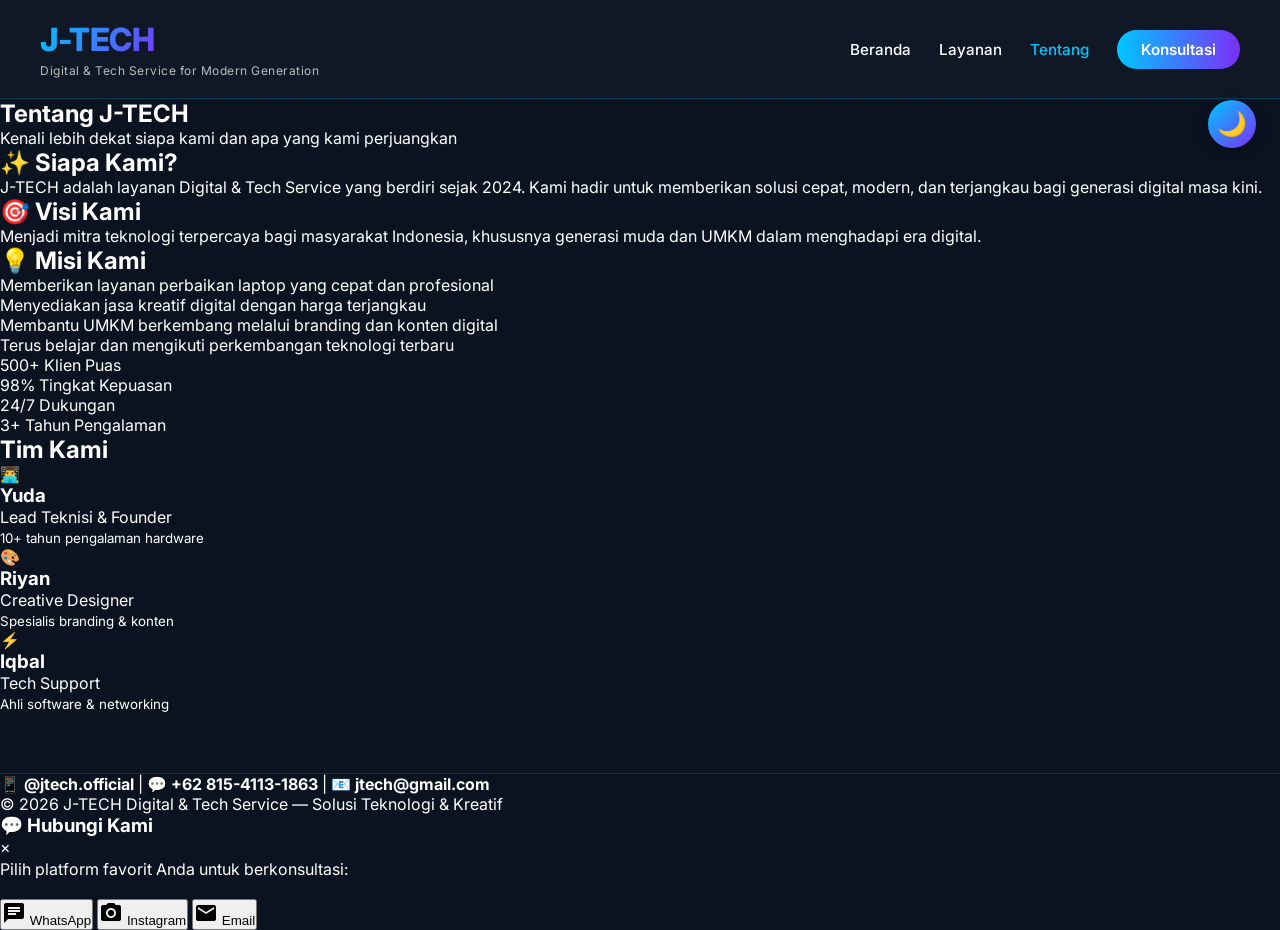
<file: tentang.html>
<!DOCTYPE html>
<html lang="id">
<head>
    <meta charset="UTF-8">
    <meta name="viewport" content="width=device-width, initial-scale=1.0">
    <title>J-TECH | Tentang Kami - Digital & Tech Service</title>
    <link rel="stylesheet" href="style.css">
    <link href="https://fonts.googleapis.com/icon?family=Material+Icons" rel="stylesheet">
</head>
<body>

<button class="toggle-btn" id="darkModeToggle" aria-label="Toggle Dark/Light Mode">🌙</button>

<!-- HEADER -->
<header class="main-header">
    <div class="header-container">
        <div class="logo-area">
            <a href="index.html" class="logo-link">
                <h1 class="logo">J-TECH</h1>
            </a>
            <p class="tagline">Digital & Tech Service for Modern Generation</p>
        </div>
        <nav class="nav-menu">
            <a href="index.html" class="nav-link">Beranda</a>
            <a href="layanan.html" class="nav-link">Layanan</a>
            <a href="tentang.html" class="nav-link active">Tentang</a>
            <a href="#" class="nav-link btn-contact" id="consultBtnNav">Konsultasi</a>
        </nav>
    </div>
</header>

<!-- PAGE TITLE -->
<section class="page-title">
    <h1>Tentang J-TECH</h1>
    <p>Kenali lebih dekat siapa kami dan apa yang kami perjuangkan</p>
</section>

<!-- ABOUT CONTENT -->
<section class="about-detailed">
    <div class="about-grid">
        <div class="about-text">
            <h2>✨ Siapa Kami?</h2>
            <p>J-TECH adalah layanan Digital & Tech Service yang berdiri sejak 2024. Kami hadir untuk memberikan solusi cepat, modern, dan terjangkau bagi generasi digital masa kini.</p>
            
            <h2>🎯 Visi Kami</h2>
            <p>Menjadi mitra teknologi terpercaya bagi masyarakat Indonesia, khususnya generasi muda dan UMKM dalam menghadapi era digital.</p>
            
            <h2>💡 Misi Kami</h2>
            <ul>
                <li>Memberikan layanan perbaikan laptop yang cepat dan profesional</li>
                <li>Menyediakan jasa kreatif digital dengan harga terjangkau</li>
                <li>Membantu UMKM berkembang melalui branding dan konten digital</li>
                <li>Terus belajar dan mengikuti perkembangan teknologi terbaru</li>
            </ul>
        </div>
        <div class="about-stats">
            <div class="stat-card">
                <span class="stat-number">500+</span>
                <span class="stat-label">Klien Puas</span>
            </div>
            <div class="stat-card">
                <span class="stat-number">98%</span>
                <span class="stat-label">Tingkat Kepuasan</span>
            </div>
            <div class="stat-card">
                <span class="stat-number">24/7</span>
                <span class="stat-label">Dukungan</span>
            </div>
            <div class="stat-card">
                <span class="stat-number">3+</span>
                <span class="stat-label">Tahun Pengalaman</span>
            </div>
        </div>
    </div>
</section>

<!-- TIM SECTION -->
<section class="team-section">
    <h2>Tim Kami</h2>
    <div class="team-grid">
        <div class="team-card">
            <div class="team-icon">👨‍💻</div>
            <h3>Yuda</h3>
            <p>Lead Teknisi & Founder</p>
            <small>10+ tahun pengalaman hardware</small>
        </div>
        <div class="team-card">
            <div class="team-icon">🎨</div>
            <h3>Riyan</h3>
            <p>Creative Designer</p>
            <small>Spesialis branding & konten</small>
        </div>
        <div class="team-card">
            <div class="team-icon">⚡</div>
            <h3>Iqbal</h3>
            <p>Tech Support</p>
            <small>Ahli software & networking</small>
        </div>
    </div>
</section>

<!-- FOOTER -->
<footer>
    <div class="footer-social">
        📱 <strong>@jtech.official</strong> 
        <span>|</span> 
        💬 <strong>+62 815-4113-1863</strong>
        <span>|</span>
        📧 <strong>jtech@gmail.com</strong>
    </div>
    <p>© 2026 J-TECH Digital & Tech Service — Solusi Teknologi & Kreatif</p>
</footer>

<!-- Modal Popup Konsultasi -->
<div class="modal-overlay" id="consultModal">
  <div class="modal-content">
    <div class="modal-header">
      <h3>💬 Hubungi Kami</h3>
      <span class="close-btn" onclick="hideModal()">&times;</span>
    </div>
    <div class="modal-body">
      <p>Pilih platform favorit Anda untuk berkonsultasi:</p>
      <div class="social-buttons">
        <button class="social-btn wa" onclick="openWhatsApp()">
          <span class="material-icons">chat</span> WhatsApp
        </button>
        <button class="social-btn ig" onclick="openInstagram()">
          <span class="material-icons">photo_camera</span> Instagram
        </button>
        <button class="social-btn email" onclick="openEmail()">
          <span class="material-icons">email</span> Email
        </button>
      </div>
    </div>
  </div>
</div>

<script src="script.js"></script>
</body>
</html>
</file>
<file: style.css>
@import url('https://fonts.googleapis.com/css2?family=Inter:opsz,wght@14..32,300;14..32,400;14..32,500;14..32,600;14..32,700;14..32,800&display=swap');

* {
    margin: 0;
    padding: 0;
    box-sizing: border-box;
}

body {
    font-family: 'Inter', sans-serif;
    background: #0b1220;
    color: #ffffff;
    transition: background 0.3s ease, color 0.2s ease;
    background-image: radial-gradient(rgba(0, 198, 255, 0.06) 1px, transparent 1px);
    background-size: 40px 40px;
}

body.light {
    background: #f0f4f8;
    color: #0a0f1c;
    background-image: radial-gradient(rgba(123, 47, 247, 0.05) 1px, transparent 1px);
}

/* Floating WhatsApp */
.floating-wa {
    position: fixed;
    bottom: 30px;
    right: 30px;
    background: linear-gradient(135deg, #25D366, #128C7E);
    color: white;
    width: 60px;
    height: 60px;
    border-radius: 50%;
    display: flex;
    align-items: center;
    justify-content: center;
    z-index: 1000;
    box-shadow: 0 4px 15px rgba(0, 0, 0, 0.3);
    transition: all 0.3s ease;
    text-decoration: none;
}

.floating-wa img {
    width: 32px;
    height: 32px;
}

.floating-wa span {
    display: none;
    position: absolute;
    right: 70px;
    background: #1a1a2e;
    padding: 8px 16px;
    border-radius: 20px;
    font-size: 14px;
    white-space: nowrap;
}

.floating-wa:hover {
    transform: scale(1.1);
    width: auto;
    border-radius: 40px;
    padding: 0 20px;
    gap: 10px;
}

.floating-wa:hover span {
    display: inline;
}

/* Toggle Button */
.toggle-btn {
    position: fixed;
    top: 100px;
    right: 24px;
    width: 48px;
    height: 48px;
    border-radius: 50%;
    border: none;
    background: linear-gradient(135deg, #00c6ff, #7b2ff7);
    color: white;
    font-size: 24px;
    cursor: pointer;
    display: flex;
    align-items: center;
    justify-content: center;
    box-shadow: 0 4px 12px rgba(0, 0, 0, 0.3);
    transition: transform 0.2s, box-shadow 0.2s;
    z-index: 1000;
}

.toggle-btn:hover {
    transform: scale(1.08);
    box-shadow: 0 0 15px #00c6ff;
}

/* Header */
.main-header {
    background: rgba(17, 26, 40, 0.95);
    backdrop-filter: blur(10px);
    border-bottom: 1px solid rgba(0, 198, 255, 0.2);
    padding: 20px 40px;
    position: sticky;
    top: 0;
    z-index: 999;
}

body.light .main-header {
    background: rgba(255, 255, 255, 0.95);
    border-bottom: 1px solid rgba(123, 47, 247, 0.2);
}

.header-container {
    max-width: 1400px;
    margin: 0 auto;
    display: flex;
    justify-content: space-between;
    align-items: center;
    flex-wrap: wrap;
    gap: 20px;
}

.logo-area {
    display: flex;
    flex-direction: column;
}

.logo-link {
    text-decoration: none;
}

.logo {
    font-size: 32px;
    font-weight: 800;
    background: linear-gradient(120deg, #00c6ff, #7b2ff7, #b65eff);
    -webkit-background-clip: text;
    background-clip: text;
    color: transparent;
    letter-spacing: -0.5px;
}

.tagline {
    font-size: 12px;
    opacity: 0.7;
    letter-spacing: 0.5px;
    margin-top: 4px;
}

.nav-menu {
    display: flex;
    gap: 28px;
    align-items: center;
    flex-wrap: wrap;
}

.nav-link {
    color: white;
    text-decoration: none;
    font-weight: 500;
    transition: 0.3s;
    font-size: 0.95rem;
}

body.light .nav-link {
    color: #0a0f1c;
}

.nav-link:hover, .nav-link.active {
    color: #00c6ff;
}

.btn-contact {
    background: linear-gradient(90deg, #00c6ff, #7b2ff7);
    padding: 10px 24px;
    border-radius: 40px;
    color: white !important;
    font-weight: 600;
}

.btn-contact:hover {
    transform: translateY(-2px);
    box-shadow: 0 5px 15px rgba(0, 198, 255, 0.4);
    color: white !important;
}

/* Hero Section */
.hero {
    padding: 80px 40px;
    text-align: center;
    background: linear-gradient(135deg, rgba(0,198,255,0.05), rgba(123,47,247,0.05));
}

.hero-content {
    max-width: 800px;
    margin: 0 auto;
}

.hero-badge {
    display: inline-block;
    background: rgba(0,198,255,0.2);
    padding: 6px 16px;
    border-radius: 40px;
    font-size: 0.8rem;
    margin-bottom: 24px;
}

.hero h1 {
    font-size: 3.5rem;
    font-weight: 800;
    margin-bottom: 20px;
}

.gradient-text {
    background: linear-gradient(135deg, #00c6ff, #b65eff);
    -webkit-background-clip: text;
    background-clip: text;
    color: transparent;
}

.hero p {
    font-size: 1.2rem;
    opacity: 0.8;
    margin-bottom: 32px;
    max-width: 600px;
    margin-left: auto;
    margin-right: auto;
}

.hero-buttons {
    display: flex;
    gap: 16px;
    justify-content: center;
    flex-wrap: wrap;
    margin-bottom: 48px;
}

.btn-primary {
    background: linear-gradient(90deg, #00c6ff, #7b2ff7);
    padding: 14px 32px;
    border-radius: 40px;
    color: white;
    text-decoration: none;
    font-weight: 600;
    transition: all 0.3s;
}

.btn-primary:hover {
    transform: translateY(-2px);
    box-shadow: 0 8px 20px rgba(0,198,255,0.4);
}

.btn-outline {
    border: 2px solid #00c6ff;
    padding: 12px 30px;
    border-radius: 40px;
    color: #00c6ff;
    text-decoration: none;
    font-weight: 600;
    transition: all 0.3s;
}

.btn-outline:hover {
    background: #00c6ff;
    color: white;
}

.hero-stats {
    display: flex;
    gap: 40px;
    justify-content: center;
}

.hero-stats .stat {
    text-align: center;
}

.hero-stats .number {
    display: block;
    font-size: 1.8rem;
    font-weight: 700;
    color: #00c6ff;
}

/* Section Header */
.section-header {
    text-align: center;
    margin-bottom: 48px;
}

.section-badge {
    display: inline-block;
    background: rgba(0,198,255,0.15);
    padding: 4px 12px;
    border-radius: 20px;
    font-size: 0.8rem;
    margin-bottom: 16px;
}

.section-header h2 {
    font-size: 2.5rem;
    font-weight: 700;
    margin-bottom: 12px;
}

/* BMC Grid */
.bmc-section {
    padding: 60px 40px;
    max-width: 1400px;
    margin: 0 auto;
}

.bmc-grid {
    display: grid;
    grid-template-columns: repeat(auto-fit, minmax(300px, 1fr));
    gap: 24px;
}

.bmc-card {
    background: rgba(17, 26, 40, 0.8);
    backdrop-filter: blur(10px);
    border: 1px solid rgba(0, 198, 255, 0.2);
    border-radius: 20px;
    padding: 24px;
    transition: all 0.3s;
}

.bmc-card:hover {
    transform: translateY(-5px);
    border-color: #00c6ff;
    box-shadow: 0 10px 30px rgba(0,198,255,0.2);
}

.bmc-icon .material-icons {
    font-size: 40px;
    color: #00c6ff;
    margin-bottom: 16px;
}

.bmc-card h3 {
    font-size: 1.3rem;
    margin-bottom: 12px;
}

.bmc-card p {
    opacity: 0.8;
    line-height: 1.5;
}

/* Testimonials */
.testimonials-section {
    padding: 60px 40px;
    background: rgba(0, 198, 255, 0.03);
}

.testimonials-grid {
    display: grid;
    grid-template-columns: repeat(auto-fit, minmax(300px, 1fr));
    gap: 30px;
    max-width: 1200px;
    margin: 0 auto;
}

.testimonial-card {
    background: rgba(17, 26, 40, 0.8);
    border-radius: 24px;
    padding: 30px;
    text-align: center;
    transition: all 0.3s;
}

.testimonial-card:hover {
    transform: translateY(-5px);
}

.testimonial-img {
    font-size: 48px;
    margin-bottom: 16px;
}

.testimonial-stars {
    color: #ffc107;
    margin-bottom: 16px;
    font-size: 1.2rem;
}

.testimonial-card p {
    font-style: italic;
    margin-bottom: 20px;
    line-height: 1.6;
}

.testimonial-card h4 {
    font-size: 1.1rem;
    margin-bottom: 4px;
}

.testimonial-card span {
    font-size: 0.8rem;
    opacity: 0.7;
}

/* Why Us */
.whyus-section {
    padding: 60px 40px;
    max-width: 1200px;
    margin: 0 auto;
}

.whyus-grid {
    display: grid;
    grid-template-columns: repeat(auto-fit, minmax(250px, 1fr));
    gap: 30px;
}

.whyus-item {
    text-align: center;
    padding: 30px;
}

.whyus-icon {
    font-size: 48px;
    margin-bottom: 16px;
}

.whyus-item h3 {
    font-size: 1.3rem;
    margin-bottom: 12px;
}

/* CTA Banner */
.cta-banner {
    background: linear-gradient(135deg, #00c6ff, #7b2ff7);
    margin: 40px;
    border-radius: 30px;
    padding: 60px 40px;
    text-align: center;
}

.cta-content h2 {
    font-size: 2rem;
    margin-bottom: 16px;
}

.cta-content p {
    margin-bottom: 24px;
    opacity: 0.9;
}

.btn-cta {
    display: inline-block;
    background: white;
    color: #7b2ff7;
    padding: 14px 32px;
    border-radius: 40px;
    text-decoration: none;
    font-weight: 600;
    transition: all 0.3s;
}

.btn-cta:hover {
    transform: translateY(-2px);
    box-shadow: 0 8px 20px rgba(0,0,0,0.2);
}

/* Services Detailed Page */
.services-detailed {
    max-width: 1400px;
    margin: 0 auto;
    padding: 40px;
}

.service-category {
    margin-bottom: 60px;
}

.service-category h2 {
    display: flex;
    align-items: center;
    gap: 12px;
    margin-bottom: 30px;
    font-size: 1.8rem;
}

.services-grid {
    display: grid;
    grid-template-columns: repeat(auto-fit, minmax(320px, 1fr));
    gap: 30px;
}

.service-item {
    background: rgba(17, 26, 40, 0.8);
    border-radius: 24px;
    padding: 30px;
    transition: all 0.3s;
    border: 1px solid rgba(0, 198, 255, 0.2);
}

.service-item:hover {
    transform: translateY(-5px);
    border-color: #00c6ff;
}

.service-icon {
    font-size: 48px;
    margin-bottom: 16px;
}

.service-item h3 {
    font-size: 1.3rem;
    margin-bottom: 12px;
}

.service-price {
    font-size: 1.5rem;
    font-weight: 700;
    color: #00c6ff;
    margin: 16px 0;
}

.service-features {
    list-style: none;
    margin: 16px 0;
}

.service-features li {
    padding: 4px 0;
    opacity: 0.8;
    font-size: 0.9rem;
}

.service-btn {
    display: inline-block;
    background: linear-gradient(90deg, #00c6ff, #7b2ff7);
    padding: 10px 24px;
    border-radius: 30px;
    color: white;
    text-decoration: none;
    font-weight: 500;
    margin-top: 16px;
    transition: all 0.3s;
}

.service-btn:hover {
    transform: translateY(-2px);
}

/* FAQ Section */
.faq-section {
    max-width: 1000px;
    margin: 0 auto;
    padding: 60px 40px;
}

.faq-grid {
    display: grid;
    grid-template-columns: repeat(auto-fit, minmax(400px, 1fr));
    gap: 24px;
}

.faq-item {
    background: rgba(17, 26, 40, 0.6);
    border-radius: 16px;
    padding: 20px;
}

.faq-item h3 {
    font-size: 1.1rem;
    margin-bottom: 12px;
    color: #00c6ff;
}

.faq-item p {
    opacity: 0.8;
    line-height: 1.5;
}

/* Portfolio Page */
.portfolio-filter {
    display: flex;
    justify-content: center;
    gap: 16px;
    flex-wrap: wrap;
    margin: 40px 20px;
}

.filter-btn {
    background: rgba(255,255,255,0.1);
    border: 1px solid rgba(0,198,255,0.3);
    padding: 8px 24px;
    border-radius: 40px;
    color: white;
    cursor: pointer;
    transition: all 0.3s;
}

body.light .filter-btn {
    background: white;
    color: #0a0f1c;
}

.filter-btn.active, .filter-btn:hover {
    background: linear-gradient(90deg, #00c6ff, #7b2ff7);
    color: white;
    border-color: transparent;
}

.portfolio-gallery {
    display: grid;
    grid-template-columns: repeat(auto-fill, minmax(320px, 1fr));
    gap: 30px;
    max-width: 1400px;
    margin: 0 auto;
    padding: 20px 40px;
}

.portfolio-card {
    background: rgba(17, 26, 40, 0.8);
    border-radius: 20px;
    overflow: hidden;
    transition: all 0.3s;
    cursor: pointer;
}

.portfolio-card:hover {
    transform: translateY(-5px);
    box-shadow: 0 10px 30px rgba(0,198,255,0.2);
}

.portfolio-preview {
    background: linear-gradient(135deg, #1a2a3a, #0f1725);
    height: 200px;
    display: flex;
    align-items: center;
    justify-content: center;
    font-size: 64px;
}

.portfolio-info {
    padding: 20px;
}

.portfolio-info h3 {
    font-size: 1.1rem;
    margin-bottom: 8px;
}

.portfolio-category {
    display: inline-block;
    background: rgba(0,198,255,0.2);
    padding: 4px 12px;
    border-radius: 20px;
    font-size: 0.75rem;
    margin-top: 12px;
}

.cta-portfolio {
    text-align: center;
    padding: 60px 40px;
    background: linear-gradient(135deg, rgba(0,198,255,0.1), rgba(123,47,247,0.1));
    margin: 40px;
    border-radius: 30px;
}

.cta-portfolio h3 {
    font-size: 1.8rem;
    margin-bottom: 16px;
}

/* Blog Page */
.blog-grid {
    display: grid;
    grid-template-columns: repeat(auto-fill, minmax(380px, 1fr));
    gap: 30px;
    max-width: 1400px;
    margin: 0 auto;
    padding: 20px 40px;
}

.blog-post {
    background: rgba(17, 26, 40, 0.8);
    border-radius: 20px;
    overflow: hidden;
    transition: all 0.3s;
}

.blog-post:hover {
    transform: translateY(-5px);
}

.blog-image {
    background: linear-gradient(135deg, #00c6ff, #7b2ff7);
    height: 180px;
    display: flex;
    align-items: center;
    justify-content: center;
    font-size: 64px;
}

.blog-content {
    padding: 24px;
}

.blog-meta {
    font-size: 0.8rem;
    opacity: 0.7;
    margin-bottom: 12px;
}

.blog-content h2 {
    font-size: 1.3rem;
    margin-bottom: 12px;
    line-height: 1.4;
}

.blog-content p {
    opacity: 0.8;
    line-height: 1.5;
    margin-bottom: 16px;
}

.read-more {
    color: #00c6ff;
    text-decoration: none;
    font-weight: 500;
}

.read-more:hover {
    text-decoration: underline;
}

/* Contact Page */
.contact-section {
    max-width: 1200px;
    margin: 0 auto;
    padding: 40px;
}

.contact-grid {
    display: grid;
    grid-template-columns: 1fr 1fr;
    gap: 50px;
}

.contact-info {
    background: rgba(17, 26, 40, 0.6);
    border-radius: 24px;
    padding: 30px;
}

.contact-info h2 {
    margin-bottom: 24px;
}

.info-item {
    display: flex;
    align-items: center;
    gap: 16px;
    padding: 16px 0;
    border-bottom: 1px solid rgba(255,255,255,0.1);
}

.info-item .material-icons {
    font-size: 28px;
    color: #00c6ff;
}

.contact-form {
    background: rgba(17, 26, 40, 0.6);
    border-radius: 24px;
    padding: 30px;
}

.contact-form h2 {
    margin-bottom: 24px;
}

.form-group {
    margin-bottom: 20px;
}

.form-group label {
    display: block;
    margin-bottom: 8px;
    font-weight: 500;
}

.form-group input, .form-group select, .form-group textarea {
    width: 100%;
    padding: 12px 16px;
    background: rgba(0,0,0,0.3);
    border: 1px solid rgba(0,198,255,0.3);
    border-radius: 12px;
    color: white;
    font-family: inherit;
}

body.light .form-group input,
body.light .form-group select,
body.light .form-group textarea {
    background: white;
    color: #0a0f1c;
}

.submit-btn {
    background: linear-gradient(90deg, #00c6ff, #7b2ff7);
    width: 100%;
    padding: 14px;
    border: none;
    border-radius: 12px;
    color: white;
    font-weight: 600;
    font-size: 1rem;
    cursor: pointer;
    transition: all 0.3s;
}

.submit-btn:hover {
    transform: translateY(-2px);
}

.form-note {
    font-size: 0.8rem;
    opacity: 0.7;
    text-align: center;
    margin-top: 16px;
}

.map-section {
    padding: 40px;
    text-align: center;
}

.map-container {
    max-width: 1000px;
    margin: 20px auto;
    border-radius: 20px;
    overflow: hidden;
}

.map-note {
    opacity: 0.7;
    font-size: 0.9rem;
}

/* Modal Large */
.modal-large {
    max-width: 700px !important;
}

.modal-large .modal-body {
    max-height: 60vh;
    overflow-y: auto;
}

.modal-body h4 {
    margin: 20px 0 10px;
    color: #00c6ff;
}

.modal-body p {
    margin-bottom: 16px;
    line-height: 1.6;
}

/* Footer */
footer {
    background: rgba(11, 18, 32, 0.95);
    border-top: 1px solid rgba(0, 198, 255, 0.2);
    margin-top: 60px;
}

.footer-container {
    max-width: 1200px;
    margin: 0 auto;
    padding: 50px 40px 30px;
    display: grid;
    grid-template-columns: repeat(auto-fit, minmax(200px, 1fr));
    gap: 40px;
}

.footer-col h3, .footer-col h4 {
    margin-bottom: 16px;
}

.footer-col p {
    opacity: 0.7;
    line-height: 1.6;
}

.footer-col a {
    display: block;
    color: #aaa;
    text-decoration: none;
    margin-bottom: 10px;
    transition: color 0.3s;
}

.footer-col a:hover {
    color: #00c6ff;
}

.footer-socials {
    display: flex;
    gap: 16px;
    margin-top: 16px;
}

.footer-socials a {
    display: inline-block;
}

.footer-bottom {
    text-align: center;
    padding: 20px;
    border-top: 1px solid rgba(255,255,255,0.1);
    font-size: 0.8rem;
    opacity: 0.6;
}

/* Light Mode Adjustments */
body.light .bmc-card,
body.light .service-item,
body.light .testimonial-card,
body.light .faq-item,
body.light .portfolio-card,
body.light .blog-post,
body.light .contact-info,
body.light .contact-form {
    background: white;
    border-color: #e0e0e0;
}

body.light .info-item {
    border-bottom-color: #e0e0e0;
}

/* Responsive */
@media (max-width: 768px) {
    .hero h1 {
        font-size: 2rem;
    }
    
    .contact-grid {
        grid-template-columns: 1fr;
    }
    
    .section-header h2 {
        font-size: 1.8rem;
    }
    
    .bmc-section, .testimonials-section, .whyus-section {
        padding: 40px 20px;
    }
    
    .services-detailed {
        padding: 20px;
    }
    
    .portfolio-gallery, .blog-grid {
        padding: 20px;
    }
    
    .cta-banner {
        margin: 20px;
        padding: 40px 20px;
    }
    
    .floating-wa {
        bottom: 20px;
        right: 20px;
    }
    
    .toggle-btn {
        top: 80px;
        right: 16px;
    }
}

@media (max-width: 480px) {
    .hero-stats {
        flex-direction: column;
        gap: 15px;
    }
    
    .faq-grid {
        grid-template-columns: 1fr;
    }
    
    .services-grid {
        grid-template-columns: 1fr;
    }
}
</file>
